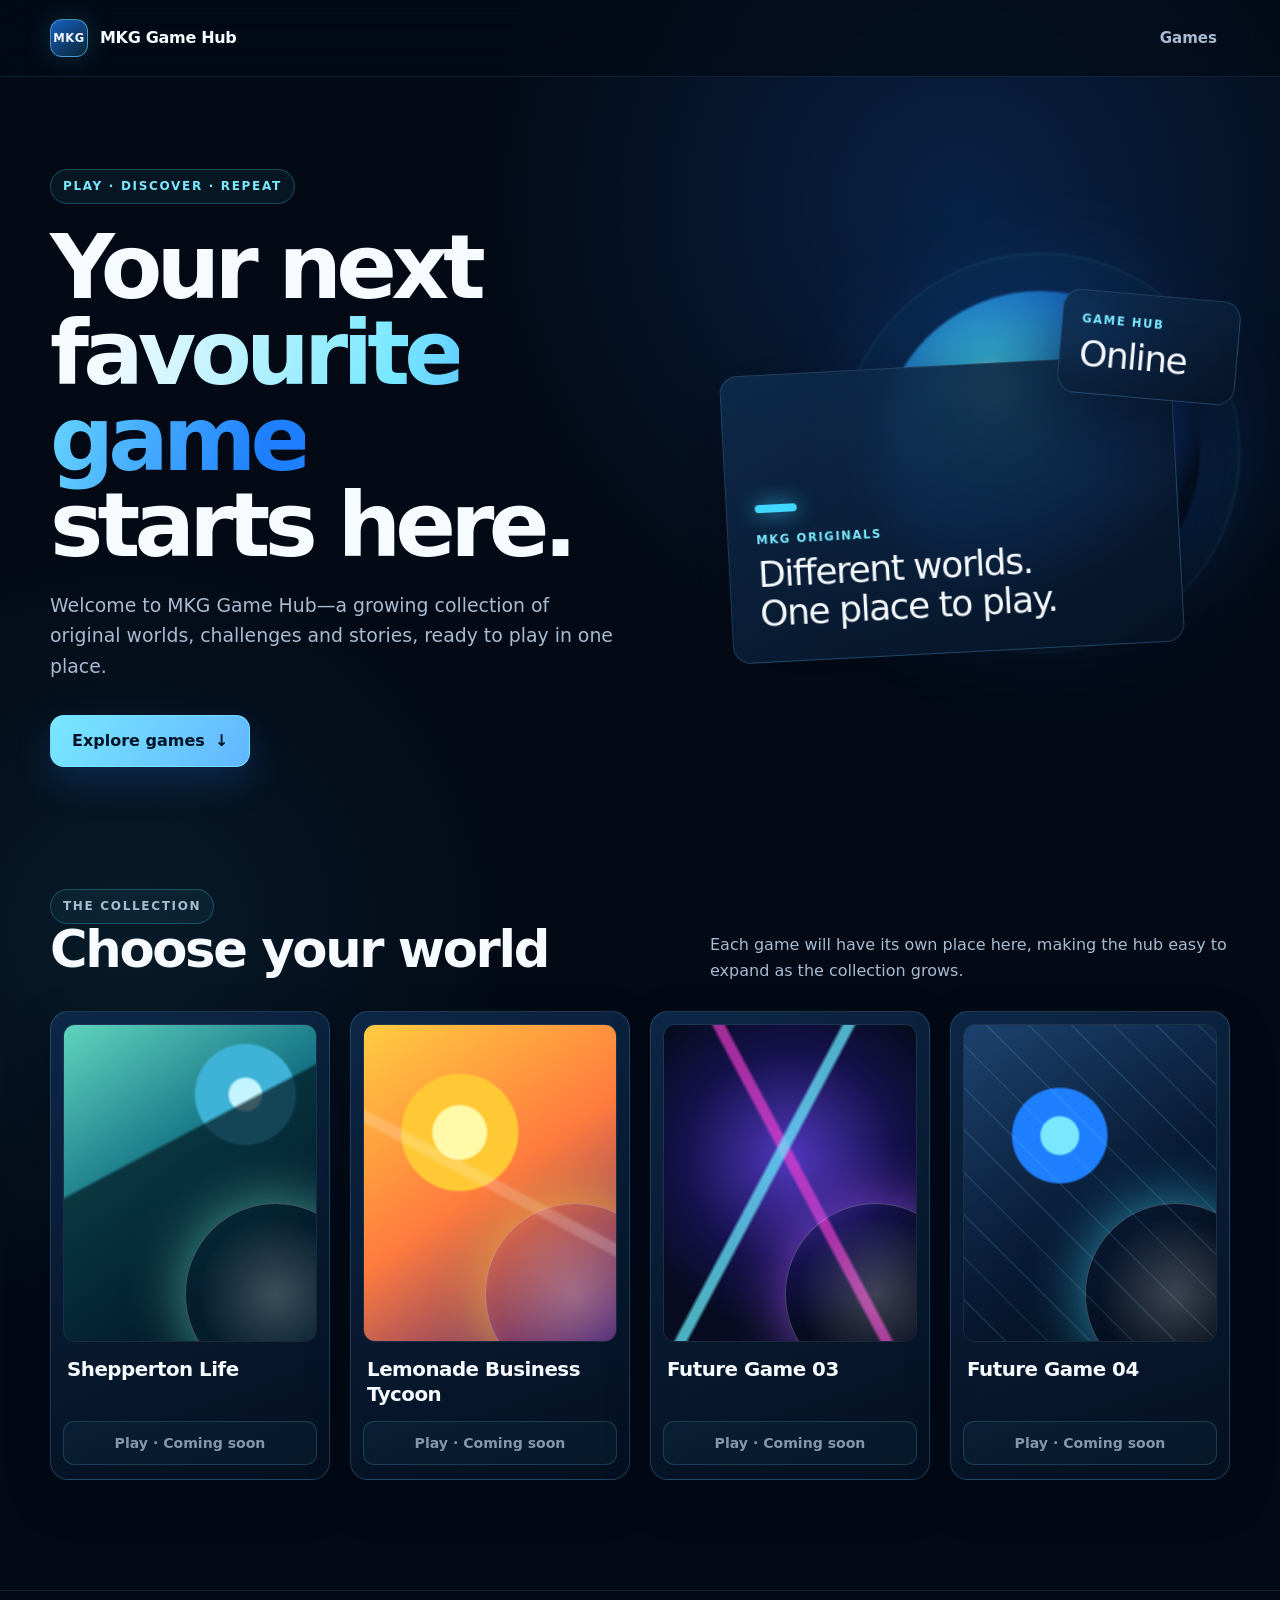
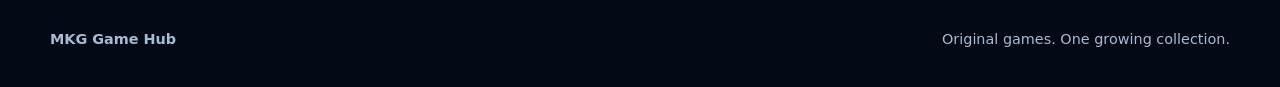
<file: index.html>
<!doctype html>
<html lang="en-GB">
  <head>
    <meta charset="utf-8">
    <meta name="viewport" content="width=device-width, initial-scale=1">
    <meta name="description" content="MKG Game Hub — a growing collection of original games, all in one place.">
    <meta name="theme-color" content="#061225">
    <title>MKG Game Hub</title>

    <style>
      :root {
        color-scheme: dark;
        --navy-950: #030a16;
        --navy-900: #061225;
        --navy-850: #091a31;
        --navy-800: #0b213d;
        --blue-500: #1f80ff;
        --cyan-400: #40d8ff;
        --cyan-300: #79e8ff;
        --white: #f7fbff;
        --muted: #a8bbd2;
        --line: rgba(123, 206, 255, 0.2);
        --panel: rgba(10, 31, 57, 0.72);
        --shadow: 0 26px 70px rgba(0, 7, 18, 0.48);
        --radius-lg: 28px;
        --radius-md: 18px;
        --page-width: 1180px;
      }

      *,
      *::before,
      *::after {
        box-sizing: border-box;
      }

      html {
        scroll-behavior: smooth;
      }

      body {
        min-width: 320px;
        margin: 0;
        overflow-x: clip;
        color: var(--white);
        background:
          radial-gradient(circle at 75% 12%, rgba(31, 128, 255, 0.2), transparent 30rem),
          radial-gradient(circle at 10% 55%, rgba(64, 216, 255, 0.08), transparent 24rem),
          var(--navy-950);
        font-family: Inter, ui-sans-serif, system-ui, -apple-system, BlinkMacSystemFont, "Segoe UI", sans-serif;
        line-height: 1.6;
      }

      a {
        color: inherit;
      }

      .skip-link {
        position: fixed;
        top: 12px;
        left: 12px;
        z-index: 100;
        padding: 10px 14px;
        border-radius: 10px;
        background: var(--white);
        color: var(--navy-950);
        transform: translateY(-160%);
      }

      .skip-link:focus {
        transform: translateY(0);
      }

      .site-header {
        position: relative;
        z-index: 10;
        padding-top: env(safe-area-inset-top);
        border-bottom: 1px solid rgba(123, 206, 255, 0.12);
        background: rgba(3, 10, 22, 0.7);
        backdrop-filter: blur(18px);
      }

      .nav,
      .hero,
      .games,
      .footer-inner {
        width: min(calc(100% - 40px), var(--page-width));
        margin-inline: auto;
      }

      .nav {
        min-height: 76px;
        display: flex;
        align-items: center;
        justify-content: space-between;
        gap: 24px;
      }

      .brand {
        display: inline-flex;
        align-items: center;
        gap: 12px;
        color: var(--white);
        text-decoration: none;
        font-weight: 780;
        letter-spacing: -0.02em;
      }

      .brand-mark {
        position: relative;
        width: 38px;
        height: 38px;
        display: grid;
        place-items: center;
        border: 1px solid rgba(121, 232, 255, 0.5);
        border-radius: 12px;
        background: linear-gradient(145deg, rgba(31, 128, 255, 0.75), rgba(64, 216, 255, 0.13));
        box-shadow: 0 0 28px rgba(64, 216, 255, 0.18);
        font-size: 0.72rem;
        letter-spacing: 0.05em;
      }

      .nav-link {
        padding: 9px 13px;
        border-radius: 10px;
        color: var(--muted);
        text-decoration: none;
        font-size: 0.94rem;
        font-weight: 650;
      }

      .nav-link:hover,
      .nav-link:focus-visible {
        color: var(--white);
        background: rgba(64, 216, 255, 0.08);
        outline: none;
      }

      .hero {
        position: relative;
        min-height: 650px;
        display: grid;
        grid-template-columns: minmax(0, 1.05fr) minmax(380px, 0.95fr);
        align-items: center;
        gap: clamp(44px, 7vw, 94px);
        padding-block: 92px 86px;
      }

      .eyebrow {
        width: fit-content;
        margin: 0 0 20px;
        padding: 7px 12px;
        border: 1px solid rgba(64, 216, 255, 0.26);
        border-radius: 999px;
        color: var(--cyan-300);
        background: rgba(64, 216, 255, 0.06);
        font-size: 0.75rem;
        font-weight: 800;
        letter-spacing: 0.14em;
        text-transform: uppercase;
      }

      h1,
      h2,
      p {
        margin-top: 0;
      }

      h1 {
        max-width: 720px;
        margin-bottom: 22px;
        font-size: clamp(3.1rem, 7vw, 6.4rem);
        line-height: 0.96;
        letter-spacing: -0.065em;
        text-wrap: balance;
      }

      .gradient-text {
        color: transparent;
        background: linear-gradient(105deg, var(--white) 8%, var(--cyan-300) 52%, var(--blue-500) 92%);
        background-clip: text;
        -webkit-background-clip: text;
      }

      .intro {
        max-width: 600px;
        margin-bottom: 34px;
        color: var(--muted);
        font-size: clamp(1rem, 2vw, 1.18rem);
      }

      .primary-button {
        display: inline-flex;
        min-height: 52px;
        align-items: center;
        justify-content: center;
        gap: 10px;
        padding: 0 21px;
        border: 1px solid rgba(121, 232, 255, 0.7);
        border-radius: 14px;
        color: #001326;
        background: linear-gradient(120deg, var(--cyan-300), #62b6ff);
        box-shadow: 0 16px 36px rgba(31, 128, 255, 0.2);
        text-decoration: none;
        font-weight: 800;
        transition: transform 180ms ease, box-shadow 180ms ease;
      }

      .primary-button:hover {
        transform: translateY(-2px);
        box-shadow: 0 18px 42px rgba(64, 216, 255, 0.28);
      }

      .primary-button:focus-visible {
        outline: 3px solid var(--white);
        outline-offset: 4px;
      }

      .hero-visual {
        position: relative;
        min-height: 430px;
        isolation: isolate;
      }

      .hero-visual::before,
      .hero-visual::after {
        content: "";
        position: absolute;
        border-radius: 50%;
        filter: blur(1px);
      }

      .hero-visual::before {
        width: 320px;
        height: 320px;
        top: 38px;
        right: 30px;
        z-index: -2;
        background: radial-gradient(circle at 35% 30%, #a5f5ff 0 4%, var(--cyan-400) 10%, #176de8 45%, rgba(6, 18, 37, 0) 72%);
        opacity: 0.74;
        box-shadow: 0 0 120px rgba(31, 128, 255, 0.42);
      }

      .hero-visual::after {
        width: 400px;
        height: 400px;
        top: 0;
        right: -10px;
        z-index: -3;
        border: 1px solid rgba(121, 232, 255, 0.18);
        box-shadow: inset 0 0 65px rgba(64, 216, 255, 0.06);
      }

      .visual-panel {
        position: absolute;
        border: 1px solid var(--line);
        border-radius: var(--radius-md);
        background: linear-gradient(150deg, rgba(14, 43, 77, 0.88), rgba(5, 17, 34, 0.84));
        box-shadow: var(--shadow);
        backdrop-filter: blur(16px);
      }

      .visual-panel--main {
        inset: 112px 52px 30px 14px;
        display: flex;
        flex-direction: column;
        justify-content: flex-end;
        padding: 28px;
        transform: rotate(-3deg);
      }

      .visual-panel--small {
        top: 42px;
        right: -8px;
        width: 178px;
        padding: 19px;
        transform: rotate(5deg);
      }

      .panel-label {
        margin-bottom: 7px;
        color: var(--cyan-300);
        font-size: 0.72rem;
        font-weight: 800;
        letter-spacing: 0.14em;
        text-transform: uppercase;
      }

      .panel-title {
        margin: 0;
        font-size: clamp(1.45rem, 3vw, 2.25rem);
        line-height: 1.08;
        letter-spacing: -0.04em;
      }

      .signal {
        width: 42px;
        height: 8px;
        margin-bottom: 18px;
        border-radius: 999px;
        background: var(--cyan-400);
        box-shadow: 0 0 20px rgba(64, 216, 255, 0.8);
      }

      .games {
        padding-block: 36px 110px;
      }

      .section-heading {
        display: flex;
        align-items: end;
        justify-content: space-between;
        gap: 28px;
        margin-bottom: 28px;
      }

      .section-heading h2 {
        margin-bottom: 8px;
        font-size: clamp(2rem, 4vw, 3.2rem);
        line-height: 1;
        letter-spacing: -0.045em;
        text-wrap: balance;
      }

      .section-heading p {
        max-width: 520px;
        margin-bottom: 0;
        color: var(--muted);
      }

      .game-grid {
        display: grid;
        grid-template-columns: repeat(4, minmax(0, 1fr));
        gap: 20px;
      }

      .game-card {
        min-width: 0;
        padding: 12px 12px 14px;
        border: 1px solid var(--line);
        border-radius: var(--radius-md);
        background: linear-gradient(160deg, rgba(14, 43, 77, 0.86), rgba(5, 17, 34, 0.92));
        box-shadow: 0 18px 44px rgba(0, 7, 18, 0.28);
        transition: transform 180ms ease, border-color 180ms ease, box-shadow 180ms ease;
      }

      .game-cover {
        position: relative;
        aspect-ratio: 4 / 5;
        overflow: hidden;
        border: 1px solid rgba(255, 255, 255, 0.08);
        border-radius: 12px;
        isolation: isolate;
      }

      .game-cover::before,
      .game-cover::after {
        content: "";
        position: absolute;
        pointer-events: none;
      }

      .game-cover::before {
        inset: 0;
        z-index: -2;
        background: var(--cover-background);
      }

      .game-cover::after {
        width: 72%;
        aspect-ratio: 1;
        right: -20%;
        bottom: -14%;
        z-index: -1;
        border: 1px solid rgba(255, 255, 255, 0.24);
        border-radius: 50%;
        background: radial-gradient(circle, rgba(255, 255, 255, 0.22), transparent 62%);
        box-shadow: 0 0 60px var(--cover-glow);
      }

      .cover-village {
        --cover-background:
          linear-gradient(152deg, transparent 38%, rgba(2, 23, 32, 0.7) 39%),
          radial-gradient(circle at 72% 22%, #c4f4ff 0 5%, #3fb3d7 6% 16%, transparent 17%),
          linear-gradient(145deg, #5fd4be, #126f83 45%, #092a4b 76%);
        --cover-glow: rgba(95, 212, 190, 0.7);
      }

      .cover-lemonade {
        --cover-background:
          linear-gradient(28deg, transparent 48%, rgba(255, 255, 255, 0.18) 49% 51%, transparent 52%),
          radial-gradient(circle at 38% 34%, #fff9a8 0 10%, #ffc935 11% 22%, transparent 23%),
          linear-gradient(145deg, #ffcc40, #ff7b3e 50%, #4d2777);
        --cover-glow: rgba(255, 201, 53, 0.72);
      }

      .cover-neon {
        --cover-background:
          linear-gradient(118deg, transparent 42%, rgba(104, 239, 255, 0.72) 43% 45%, transparent 46%),
          linear-gradient(62deg, transparent 51%, rgba(255, 64, 214, 0.62) 52% 54%, transparent 55%),
          radial-gradient(circle at 50% 42%, #5138be, #15114c 48%, #070c20 78%);
        --cover-glow: rgba(164, 86, 255, 0.72);
      }

      .cover-forge {
        --cover-background:
          repeating-linear-gradient(45deg, transparent 0 28px, rgba(121, 232, 255, 0.12) 29px 30px),
          radial-gradient(circle at 38% 35%, #79e8ff 0 7%, #1f80ff 8% 18%, transparent 19%),
          linear-gradient(145deg, #1d426e, #081a34 56%, #030a16);
        --cover-glow: rgba(64, 216, 255, 0.64);
      }

      .game-title {
        min-height: 2.65em;
        margin: 15px 4px 12px;
        font-size: clamp(1rem, 1.7vw, 1.24rem);
        line-height: 1.3;
        letter-spacing: -0.025em;
        overflow-wrap: anywhere;
      }

      .play-button {
        width: 100%;
        min-height: 44px;
        display: inline-flex;
        align-items: center;
        justify-content: center;
        padding: 0 14px;
        border: 1px solid rgba(121, 232, 255, 0.22);
        border-radius: 11px;
        color: var(--muted);
        background: rgba(64, 216, 255, 0.055);
        font: inherit;
        font-size: 0.88rem;
        font-weight: 760;
      }

      .play-button:not(:disabled) {
        cursor: pointer;
        color: #001326;
        background: linear-gradient(120deg, var(--cyan-300), #62b6ff);
        text-decoration: none;
      }

      .play-button:focus-visible,
      .nav-link:focus-visible,
      .brand:focus-visible {
        outline: 3px solid var(--cyan-300);
        outline-offset: 3px;
      }

      .play-button:disabled {
        cursor: not-allowed;
        opacity: 0.78;
      }

      .site-footer {
        padding-bottom: env(safe-area-inset-bottom);
        border-top: 1px solid rgba(123, 206, 255, 0.12);
        background: rgba(3, 10, 22, 0.72);
      }

      .footer-inner {
        min-height: 96px;
        display: flex;
        align-items: center;
        justify-content: space-between;
        gap: 24px;
        color: var(--muted);
        font-size: 0.9rem;
      }

      .footer-inner p {
        margin: 0;
      }

      @media (hover: hover) and (pointer: fine) {
        .game-card:hover {
          transform: translateY(-5px);
          border-color: rgba(121, 232, 255, 0.42);
          box-shadow: 0 24px 54px rgba(0, 7, 18, 0.42);
        }
      }

      @media (max-width: 1080px) and (min-width: 841px) {
        .hero {
          grid-template-columns: minmax(0, 1fr) minmax(340px, 0.78fr);
          gap: 42px;
        }

        .game-grid {
          grid-template-columns: repeat(2, minmax(0, 1fr));
        }

        .game-cover {
          aspect-ratio: 16 / 10;
        }
      }

      @media (max-width: 840px) {
        .hero {
          grid-template-columns: 1fr;
          gap: 26px;
          padding-block: 72px 60px;
        }

        .hero-visual {
          width: min(100%, 540px);
          min-height: 360px;
          margin-inline: auto;
        }

        .visual-panel--main {
          inset: 92px 44px 24px 10px;
        }

        .section-heading {
          align-items: start;
          flex-direction: column;
          gap: 4px;
        }

        .game-grid {
          grid-template-columns: repeat(2, minmax(0, 1fr));
        }
      }

      @media (max-width: 520px) {
        .nav,
        .hero,
        .games,
        .footer-inner {
          width: min(calc(100% - 28px), var(--page-width));
        }

        .nav {
          min-height: 68px;
        }

        .brand-name {
          font-size: 0.9rem;
        }

        .nav-link {
          min-height: 44px;
          display: inline-flex;
          align-items: center;
        }

        .hero {
          min-height: auto;
          padding-block: 56px 48px;
        }

        h1 {
          font-size: clamp(2.85rem, 15vw, 4.5rem);
        }

        .primary-button {
          width: 100%;
        }

        .hero-visual {
          min-height: 312px;
        }

        .hero-visual::before {
          width: 235px;
          height: 235px;
          right: 14px;
        }

        .hero-visual::after {
          width: 285px;
          height: 285px;
          right: 0;
        }

        .visual-panel--main {
          inset: 84px 34px 16px 0;
          padding: 21px;
        }

        .visual-panel--small {
          top: 36px;
          right: 0;
          width: 145px;
          padding: 15px;
        }

        .games {
          padding-bottom: 76px;
        }

        .game-grid {
          grid-template-columns: 1fr;
          gap: 18px;
        }

        .game-card {
          padding: 10px 10px 12px;
        }

        .game-cover {
          aspect-ratio: 16 / 10;
        }

        .game-title {
          min-height: auto;
          margin: 13px 3px 11px;
          font-size: 1.08rem;
        }

        .footer-inner {
          padding-block: 24px;
          align-items: flex-start;
          flex-direction: column;
          gap: 6px;
        }
      }

      @media (prefers-reduced-motion: reduce) {
        html {
          scroll-behavior: auto;
        }

        *,
        *::before,
        *::after {
          transition: none !important;
        }
      }

      @media (prefers-contrast: more) {
        :root {
          --muted: #d3e3f3;
          --line: rgba(121, 232, 255, 0.48);
        }

        .play-button:disabled {
          opacity: 1;
        }
      }
    </style>
  </head>

  <body>
    <a class="skip-link" href="#main-content">Skip to content</a>

    <header class="site-header">
      <nav class="nav" aria-label="Main navigation">
        <a class="brand" href="./" aria-label="MKG Game Hub home">
          <span class="brand-mark" aria-hidden="true">MKG</span>
          <span class="brand-name">MKG Game Hub</span>
        </a>
        <a class="nav-link" href="#games">Games</a>
      </nav>
    </header>

    <main id="main-content">
      <section class="hero" aria-labelledby="hero-title">
        <div class="hero-copy">
          <p class="eyebrow">Play · Discover · Repeat</p>
          <h1 id="hero-title">Your next <span class="gradient-text">favourite game</span> starts here.</h1>
          <p class="intro">
            Welcome to MKG Game Hub—a growing collection of original worlds, challenges and stories, ready to play in one place.
          </p>
          <a class="primary-button" href="#games">
            Explore games
            <span aria-hidden="true">↓</span>
          </a>
        </div>

        <div class="hero-visual" aria-label="Abstract glowing gaming studio artwork">
          <div class="visual-panel visual-panel--main">
            <div class="signal" aria-hidden="true"></div>
            <p class="panel-label">MKG Originals</p>
            <p class="panel-title">Different worlds.<br>One place to play.</p>
          </div>
          <div class="visual-panel visual-panel--small" aria-hidden="true">
            <p class="panel-label">Game Hub</p>
            <p class="panel-title">Online</p>
          </div>
        </div>
      </section>

      <section class="games" id="games" aria-labelledby="games-title">
        <div class="section-heading">
          <div>
            <p class="eyebrow">The collection</p>
            <h2 id="games-title">Choose your world</h2>
          </div>
          <p>Each game will have its own place here, making the hub easy to expand as the collection grows.</p>
        </div>

        <div class="game-grid" id="game-grid" aria-label="Game collection"></div>
      </section>
    </main>

    <footer class="site-footer">
      <div class="footer-inner">
        <p><strong>MKG Game Hub</strong></p>
        <p>Original games. One growing collection.</p>
      </div>
    </footer>

    <script>
      const games = [
        { title: "Shepperton Life", folder: "shepperton-life", cover: "village", available: false },
        { title: "Lemonade Business Tycoon", folder: "lemonade-business", cover: "lemonade", available: false },
        { title: "Future Game 03", folder: "future-game-03", cover: "neon", available: false },
        { title: "Future Game 04", folder: "future-game-04", cover: "forge", available: false }
      ];

      const gameGrid = document.querySelector("#game-grid");

      games.forEach((game) => {
        const card = document.createElement("article");
        card.className = "game-card";

        const cover = document.createElement("div");
        cover.className = `game-cover cover-${game.cover}`;
        cover.setAttribute("role", "img");
        cover.setAttribute("aria-label", `${game.title} cover image`);

        const title = document.createElement("h3");
        title.className = "game-title";
        title.textContent = game.title;

        const playControl = document.createElement(game.available ? "a" : "button");
        playControl.className = "play-button";

        if (game.available) {
          playControl.href = `./${game.folder}/`;
          playControl.textContent = "Play";
          playControl.setAttribute("aria-label", `Play ${game.title}`);
        } else {
          playControl.type = "button";
          playControl.disabled = true;
          playControl.textContent = "Play · Coming soon";
          playControl.setAttribute("aria-label", `${game.title} — coming soon`);
        }

        card.append(cover, title, playControl);
        gameGrid.append(card);
      });
    </script>
  </body>
</html>
</file>
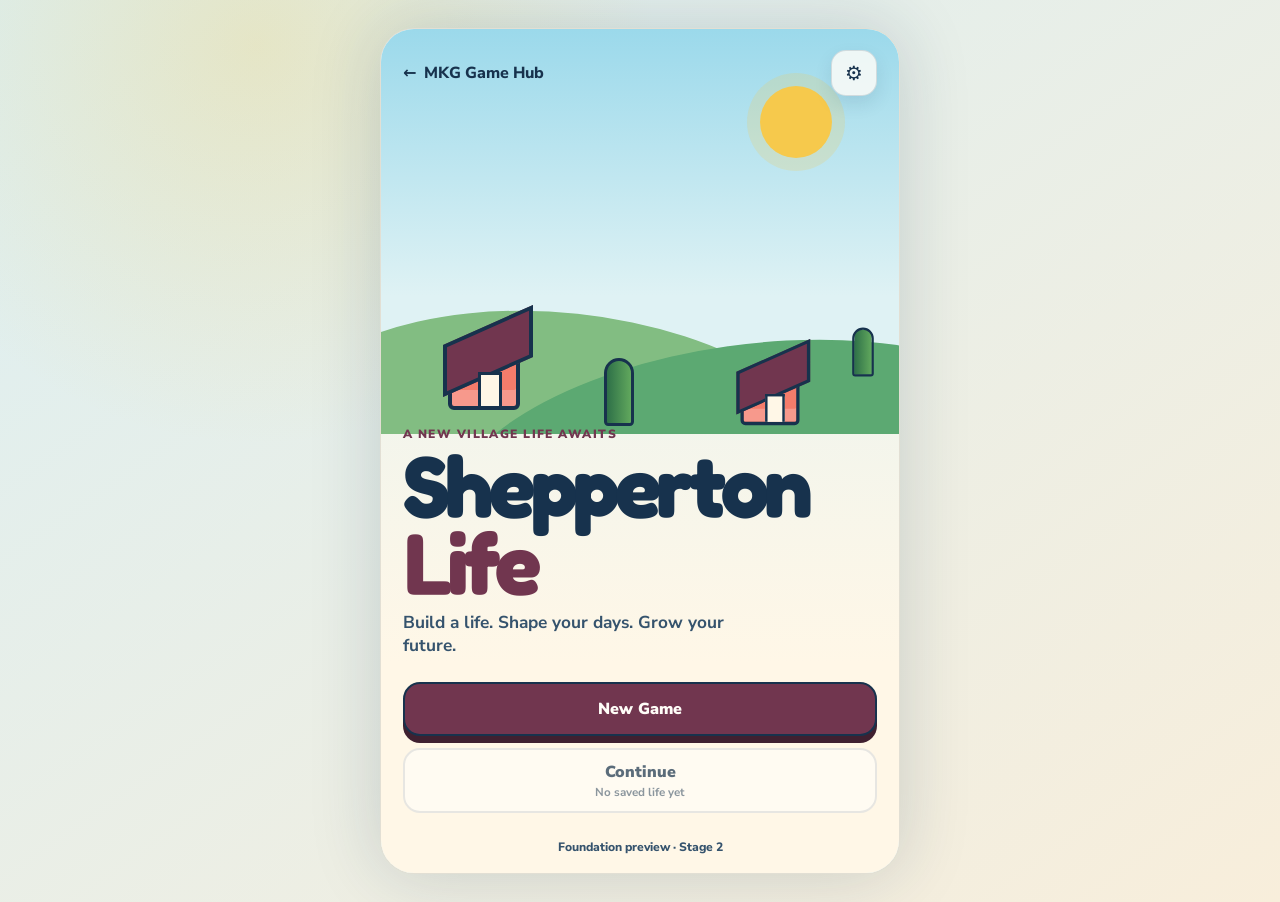
<file: shepperton-life/index.html>
<!doctype html>
<html lang="en-GB">
  <head>
    <meta charset="utf-8">
    <meta name="viewport" content="width=device-width, initial-scale=1, viewport-fit=cover">
    <meta name="theme-color" content="#17324d">
    <meta name="description" content="Shepperton Life — build a life, shape your days and grow your future.">
    <title>Shepperton Life</title>
    <link rel="manifest" href="./manifest.webmanifest">
    <link rel="icon" href="./assets/icon.svg" type="image/svg+xml">
    <link rel="preconnect" href="https://fonts.googleapis.com">
    <link rel="preconnect" href="https://fonts.gstatic.com" crossorigin>
    <link href="https://fonts.googleapis.com/css2?family=Fredoka:wght@500;600;700&family=Nunito+Sans:wght@400;600;700;800&display=swap" rel="stylesheet">
    <link rel="stylesheet" href="./styles.css">
    <script src="./app.js" defer></script>
  </head>

  <body>
    <a class="skip-link" href="#app">Skip to game</a>

    <main class="app" id="app">
      <section class="screen screen--title is-active" data-screen="title" aria-labelledby="game-title">
        <div class="title-scene" aria-hidden="true">
          <span class="sun"></span>
          <span class="hill hill--far"></span>
          <span class="hill hill--near"></span>
          <span class="house house--one"></span>
          <span class="house house--two"></span>
          <span class="tree tree--one"></span>
          <span class="tree tree--two"></span>
        </div>

        <header class="title-header">
          <a class="hub-link" href="../" aria-label="Return to MKG Game Hub">
            <span aria-hidden="true">←</span>
            MKG Game Hub
          </a>
          <button class="icon-button" type="button" data-open-settings aria-label="Open settings">⚙</button>
        </header>

        <div class="title-content">
          <p class="eyebrow">A new village life awaits</p>
          <h1 id="game-title">Shepperton <span>Life</span></h1>
          <p class="tagline">Build a life. Shape your days. Grow your future.</p>

          <div class="title-actions" aria-label="Main menu">
            <button class="button button--primary" type="button" data-go="new-game">New Game</button>
            <button class="button button--secondary" type="button" data-go="continue" data-continue-button disabled>
              Continue
              <small>No saved life yet</small>
            </button>
          </div>
        </div>

        <p class="stage-label">Foundation preview · Stage 2</p>
      </section>

      <section class="screen screen--panel" data-screen="new-game" aria-labelledby="new-game-title" hidden>
        <header class="panel-header">
          <button class="back-button" type="button" data-go="title" aria-label="Back to title screen">←</button>
          <div>
            <p class="eyebrow">New beginning</p>
            <h2 id="new-game-title">Your new life</h2>
          </div>
          <button class="icon-button" type="button" data-open-settings aria-label="Open settings">⚙</button>
        </header>

        <div class="panel-scroll">
          <article class="character-card">
            <div class="character-portrait" role="img" aria-label="Approved Shepperton Life protagonist with auburn hair and mustard jacket"></div>
            <div>
              <p class="card-label">Your protagonist</p>
              <h3>Calm Creative</h3>
              <p>Thoughtful, observant and ready to build a life in the village.</p>
            </div>
          </article>

          <label class="field">
            <span>What should the village call you?</span>
            <input id="player-name" name="playerName" type="text" maxlength="18" autocomplete="nickname" placeholder="Enter a name">
            <small>Up to 18 characters. You can change this later.</small>
          </label>

          <article class="start-card">
            <span class="start-card__icon" aria-hidden="true">⌂</span>
            <div>
              <p class="card-label">Starting home</p>
              <h3>Marlowe Mews</h3>
              <p>A cosy rented flat, £60 in your pocket and a full day ahead.</p>
            </div>
          </article>
        </div>

        <footer class="sticky-action">
          <button class="button button--primary" type="button" data-start-preview>Begin Day 1</button>
        </footer>
      </section>

      <section class="screen screen--panel" data-screen="continue" aria-labelledby="continue-title" hidden>
        <header class="panel-header">
          <button class="back-button" type="button" data-go="title" aria-label="Back to title screen">←</button>
          <div>
            <p class="eyebrow">Welcome back</p>
            <h2 id="continue-title">Continue</h2>
          </div>
          <span aria-hidden="true"></span>
        </header>
        <div class="empty-state">
          <span class="empty-state__icon" aria-hidden="true">☀</span>
          <h3>No saved life yet</h3>
          <p>Your automatic save will appear here after the playable village is added.</p>
          <button class="button button--primary" type="button" data-go="new-game">Start a New Game</button>
        </div>
      </section>

      <section class="screen screen--game" data-screen="game-preview" aria-labelledby="preview-title" hidden>
        <header class="hud">
          <div>
            <span>Day 1</span>
            <strong>08:00</strong>
          </div>
          <div class="energy" aria-label="Energy 100 out of 100">
            <span>Energy</span>
            <progress max="100" value="100">100%</progress>
          </div>
          <div class="money">
            <span>Money</span>
            <strong>£60.00</strong>
          </div>
          <button class="icon-button icon-button--hud" type="button" data-go="title" aria-label="Return to title screen">Ⅱ</button>
        </header>

        <div class="foundation-world">
          <span class="world-road world-road--horizontal"></span>
          <span class="world-road world-road--vertical"></span>
          <article class="location-card">
            <span class="location-card__icon" aria-hidden="true">⌂</span>
            <p class="card-label">Starting home</p>
            <h2 id="preview-title">Marlowe Mews</h2>
            <p>The village foundation is ready. Touch movement and the full compact map arrive in Stage 3.</p>
          </article>
        </div>

        <div class="objective-chip" aria-label="Current objective">
          <span>First Steps</span>
          <strong>Leave Marlowe Mews</strong>
        </div>
      </section>
    </main>

    <dialog class="settings" id="settings-dialog" aria-labelledby="settings-title">
      <form method="dialog">
        <header class="settings__header">
          <div>
            <p class="eyebrow">Comfort and access</p>
            <h2 id="settings-title">Settings</h2>
          </div>
          <button class="icon-button" value="cancel" aria-label="Close settings">×</button>
        </header>

        <label class="setting-row">
          <span><strong>Large text</strong><small>Increase interface text size</small></span>
          <input type="checkbox" data-setting="largeText">
        </label>
        <label class="setting-row">
          <span><strong>High contrast</strong><small>Strengthen borders and labels</small></span>
          <input type="checkbox" data-setting="highContrast">
        </label>
        <label class="setting-row">
          <span><strong>Reduced motion</strong><small>Limit decorative movement</small></span>
          <input type="checkbox" data-setting="reducedMotion">
        </label>

        <button class="button button--primary" value="confirm">Done</button>
      </form>
    </dialog>

    <div class="toast" role="status" aria-live="polite" aria-atomic="true"></div>
  </body>
</html>
</file>
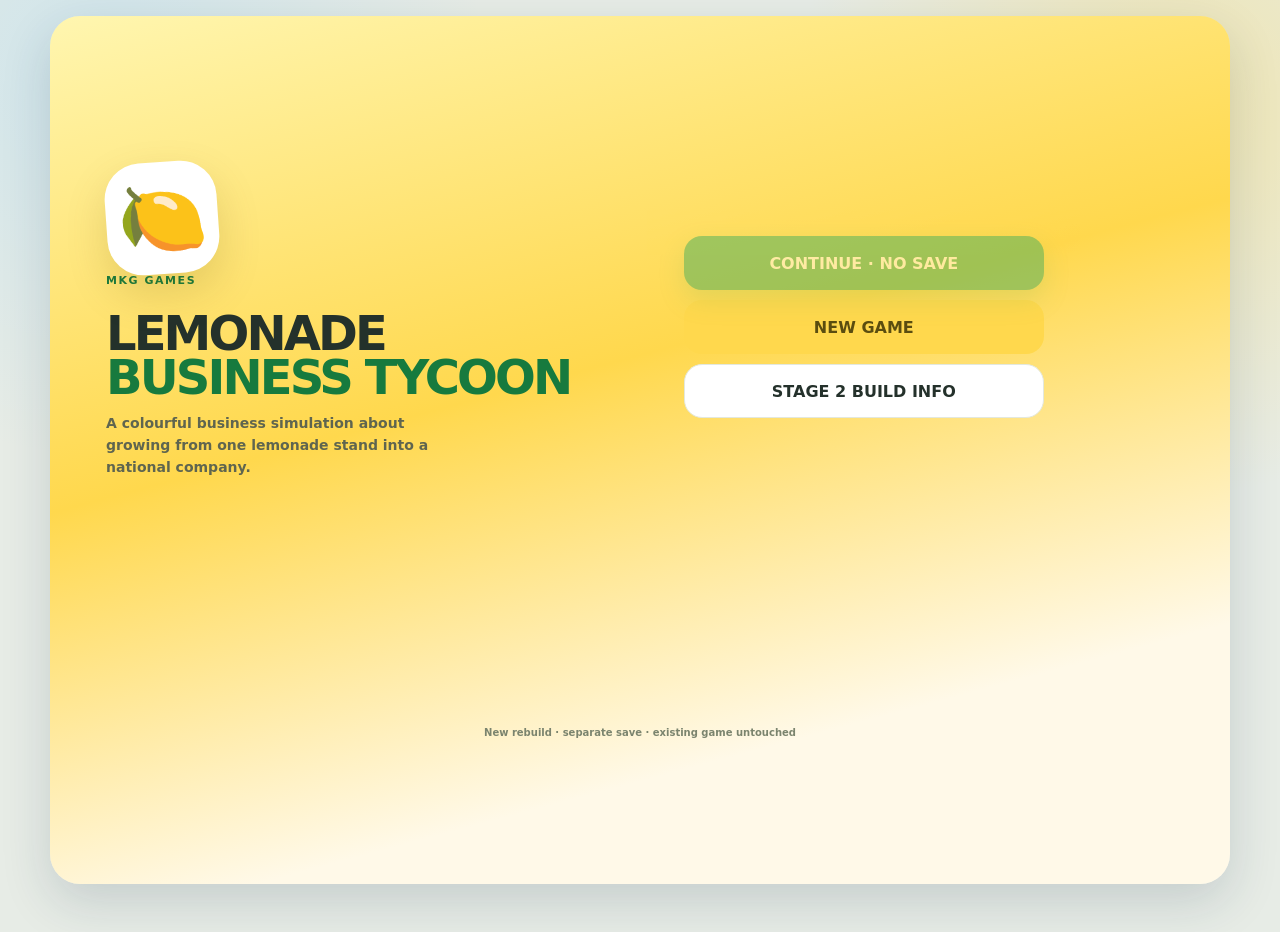
<file: games/lemonade-business-tycoon/index.html>
<!doctype html>
<html lang="en-GB">
<head>
  <meta charset="utf-8">
  <meta name="viewport" content="width=device-width, initial-scale=1, viewport-fit=cover">
  <meta name="theme-color" content="#FFD84D">
  <meta name="color-scheme" content="light">
  <meta name="description" content="Lemonade Business Tycoon — build one lemonade stand into a nationwide company.">
  <title>Lemonade Business Tycoon</title>
  <link rel="stylesheet" href="styles.css">
</head>
<body>
  <a class="skip-link" href="#app">Skip to game</a>
  <div id="app" aria-live="polite"></div>
  <div id="toast-root" aria-live="assertive" aria-atomic="true"></div>
  <script type="module" src="js/app.js"></script>
</body>
</html>
</file>
<file: shepperton-life/styles.css>
:root {
  color-scheme: light;
  --ink: #17324d;
  --ink-soft: #35536d;
  --blue: #4a90d9;
  --leaf: #55a66b;
  --sun: #f6c94c;
  --coral: #f47c6b;
  --cream: #fff7e7;
  --sky: #dff2f4;
  --plum: #71364f;
  --mustard: #d99b2b;
  --forest: #315f43;
  --white: #fffdf8;
  --line: rgba(23, 50, 77, 0.14);
  --shadow: 0 24px 60px rgba(23, 50, 77, 0.18);
  --radius-lg: 28px;
  --radius-md: 20px;
  --safe-top: max(18px, env(safe-area-inset-top));
  --safe-bottom: max(18px, env(safe-area-inset-bottom));
  font-family: "Nunito Sans", ui-rounded, system-ui, -apple-system, BlinkMacSystemFont, "Segoe UI", sans-serif;
  color: var(--ink);
  background: #dbecef;
}

* {
  box-sizing: border-box;
}

html,
body {
  min-width: 320px;
  min-height: 100%;
  margin: 0;
}

body {
  background:
    radial-gradient(circle at 20% 5%, rgba(246, 201, 76, 0.25), transparent 25rem),
    linear-gradient(145deg, #dceff2, #f8eedb);
}

button,
input {
  font: inherit;
}

button {
  -webkit-tap-highlight-color: transparent;
}

.skip-link {
  position: fixed;
  top: 10px;
  left: 10px;
  z-index: 100;
  padding: 10px 14px;
  border-radius: 12px;
  color: var(--white);
  background: var(--ink);
  transform: translateY(-160%);
}

.skip-link:focus {
  transform: translateY(0);
}

.app {
  width: min(100%, 520px);
  min-height: 100svh;
  margin-inline: auto;
  overflow: hidden;
  background: var(--cream);
  box-shadow: 0 0 70px rgba(23, 50, 77, 0.18);
}

.screen {
  position: relative;
  min-height: 100svh;
  overflow: hidden;
}

.screen[hidden] {
  display: none;
}

.screen--title {
  display: flex;
  flex-direction: column;
  isolation: isolate;
  padding: var(--safe-top) 22px var(--safe-bottom);
  background:
    linear-gradient(180deg, rgba(223, 242, 244, 0.16), var(--cream) 75%),
    var(--sky);
}

.title-scene {
  position: absolute;
  inset: 0 0 auto;
  z-index: -1;
  height: 48%;
  overflow: hidden;
  background: linear-gradient(#9bd9eb, #dff2f4 66%);
}

.sun {
  position: absolute;
  top: 14%;
  right: 13%;
  width: 72px;
  aspect-ratio: 1;
  border-radius: 50%;
  background: var(--sun);
  box-shadow: 0 0 0 13px rgba(246, 201, 76, 0.2);
}

.hill {
  position: absolute;
  bottom: -42%;
  border-radius: 50% 50% 0 0;
}

.hill--far {
  left: -20%;
  width: 110%;
  height: 72%;
  background: #82bd82;
  transform: rotate(6deg);
}

.hill--near {
  right: -28%;
  width: 115%;
  height: 64%;
  background: #5ca972;
  transform: rotate(-8deg);
}

.house,
.tree {
  position: absolute;
  bottom: 6%;
}

.house {
  width: 72px;
  height: 54px;
  border: 4px solid var(--ink);
  border-radius: 6px;
  background: var(--coral);
  box-shadow: inset 0 -16px rgba(255, 255, 255, 0.22);
}

.house::before {
  content: "";
  position: absolute;
  left: -9px;
  top: -35px;
  width: 82px;
  height: 44px;
  border: 4px solid var(--ink);
  background: var(--plum);
  transform: skewY(-24deg);
}

.house::after {
  content: "";
  position: absolute;
  left: 26px;
  bottom: 0;
  width: 18px;
  height: 31px;
  background: var(--cream);
  border: 3px solid var(--ink);
  border-bottom: 0;
}

.house--one {
  left: 13%;
}

.house--two {
  right: 18%;
  bottom: 1%;
  transform: scale(0.82);
}

.tree {
  width: 30px;
  height: 68px;
  border-radius: 18px 18px 5px 5px;
  background: linear-gradient(90deg, #2e7048, #61a85d);
  border: 3px solid var(--ink);
}

.tree--one {
  left: 43%;
  bottom: 2%;
}

.tree--two {
  right: 4%;
  bottom: 12%;
  transform: scale(0.72);
}

.title-header,
.panel-header,
.settings__header {
  display: flex;
  align-items: center;
  justify-content: space-between;
  gap: 16px;
}

.title-header {
  min-height: 52px;
}

.hub-link {
  display: inline-flex;
  min-height: 44px;
  align-items: center;
  gap: 8px;
  color: var(--ink);
  text-decoration: none;
  font-weight: 800;
}

.icon-button,
.back-button {
  width: 46px;
  min-width: 46px;
  height: 46px;
  border: 1px solid var(--line);
  border-radius: 15px;
  color: var(--ink);
  background: rgba(255, 253, 248, 0.82);
  box-shadow: 0 8px 18px rgba(23, 50, 77, 0.1);
  font-size: 1.25rem;
  font-weight: 800;
  cursor: pointer;
}

.title-content {
  margin-top: auto;
  padding: 28px 0 18px;
}

.eyebrow,
.card-label {
  margin: 0 0 5px;
  color: var(--plum);
  font-size: 0.75rem;
  font-weight: 900;
  letter-spacing: 0.12em;
  text-transform: uppercase;
}

h1,
h2,
h3,
p {
  margin-top: 0;
}

h1,
h2,
h3 {
  font-family: "Fredoka", ui-rounded, system-ui, sans-serif;
}

h1 {
  max-width: 430px;
  margin-bottom: 10px;
  font-size: clamp(3.4rem, 15vw, 5.4rem);
  line-height: 0.89;
  letter-spacing: -0.055em;
  text-wrap: balance;
}

h1 span {
  color: var(--plum);
}

h2 {
  margin-bottom: 0;
  font-size: clamp(1.9rem, 8vw, 2.6rem);
  line-height: 1;
}

h3 {
  margin-bottom: 5px;
  font-size: 1.22rem;
}

.tagline {
  max-width: 330px;
  margin-bottom: 25px;
  color: var(--ink-soft);
  font-size: 1.08rem;
  font-weight: 700;
}

.title-actions {
  display: grid;
  gap: 12px;
}

.button {
  width: 100%;
  min-height: 54px;
  padding: 11px 18px;
  border-radius: 17px;
  font-weight: 900;
  cursor: pointer;
}

.button--primary {
  border: 2px solid var(--ink);
  color: var(--white);
  background: var(--plum);
  box-shadow: 0 7px 0 #3f2030;
}

.button--secondary {
  border: 2px solid var(--line);
  color: var(--ink);
  background: var(--white);
}

.button small {
  display: block;
  margin-top: 1px;
  font-size: 0.72rem;
  font-weight: 700;
  opacity: 0.7;
}

.button:disabled {
  cursor: not-allowed;
  opacity: 0.7;
}

.button:active:not(:disabled) {
  transform: translateY(3px);
  box-shadow: 0 4px 0 #3f2030;
}

.stage-label {
  margin: 8px 0 0;
  color: var(--ink-soft);
  text-align: center;
  font-size: 0.76rem;
  font-weight: 800;
}

.screen--panel {
  display: flex;
  flex-direction: column;
  background:
    radial-gradient(circle at 90% 0, rgba(246, 201, 76, 0.2), transparent 15rem),
    var(--cream);
}

.panel-header {
  min-height: 94px;
  padding: var(--safe-top) 18px 12px;
}

.panel-scroll {
  display: grid;
  flex: 1;
  gap: 18px;
  overflow-y: auto;
  padding: 8px 20px 130px;
}

.character-card,
.start-card {
  display: grid;
  align-items: center;
  gap: 16px;
  padding: 16px;
  border: 1px solid var(--line);
  border-radius: var(--radius-md);
  background: var(--white);
  box-shadow: 0 14px 34px rgba(23, 50, 77, 0.1);
}

.character-card {
  grid-template-columns: 108px minmax(0, 1fr);
}

.character-card p,
.start-card p,
.location-card p {
  margin-bottom: 0;
  color: var(--ink-soft);
  font-size: 0.9rem;
}

.character-portrait {
  width: 108px;
  aspect-ratio: 0.9;
  border: 3px solid var(--mustard);
  border-radius: 25px;
  background: var(--sky) url("./assets/character-portrait.jpg") center 18% / cover no-repeat;
  box-shadow: inset 0 -16px 30px rgba(113, 54, 79, 0.12);
}

.field {
  display: grid;
  gap: 8px;
  font-weight: 900;
}

.field input {
  width: 100%;
  min-height: 54px;
  padding: 0 15px;
  border: 2px solid var(--line);
  border-radius: 16px;
  color: var(--ink);
  background: var(--white);
  outline: none;
}

.field input:focus {
  border-color: var(--plum);
  box-shadow: 0 0 0 4px rgba(113, 54, 79, 0.13);
}

.field small {
  color: var(--ink-soft);
  font-size: 0.74rem;
  font-weight: 700;
}

.start-card {
  grid-template-columns: 58px minmax(0, 1fr);
}

.start-card__icon,
.empty-state__icon,
.location-card__icon {
  display: grid;
  place-items: center;
  color: var(--white);
  background: var(--leaf);
}

.start-card__icon {
  width: 58px;
  aspect-ratio: 1;
  border-radius: 18px;
  font-size: 1.7rem;
}

.sticky-action {
  position: absolute;
  inset: auto 0 0;
  padding: 16px 20px var(--safe-bottom);
  border-top: 1px solid var(--line);
  background: rgba(255, 247, 231, 0.94);
  backdrop-filter: blur(14px);
}

.empty-state {
  display: grid;
  place-items: center;
  align-content: center;
  flex: 1;
  padding: 30px;
  text-align: center;
}

.empty-state__icon {
  width: 82px;
  aspect-ratio: 1;
  margin-bottom: 18px;
  border-radius: 26px;
  background: var(--mustard);
  font-size: 2rem;
}

.empty-state p {
  max-width: 320px;
  color: var(--ink-soft);
}

.empty-state .button {
  max-width: 320px;
  margin-top: 12px;
}

.screen--game {
  background: #91c47d;
}

.hud {
  position: relative;
  z-index: 2;
  display: grid;
  grid-template-columns: auto 1fr auto auto;
  align-items: center;
  gap: 10px;
  padding: var(--safe-top) 12px 12px;
  color: var(--white);
  background: rgba(23, 50, 77, 0.94);
  box-shadow: 0 8px 25px rgba(23, 50, 77, 0.25);
}

.hud span,
.energy span {
  display: block;
  font-size: 0.66rem;
  font-weight: 800;
  opacity: 0.76;
}

.hud strong {
  white-space: nowrap;
  font-family: "Fredoka", ui-rounded, sans-serif;
}

.energy progress {
  width: 100%;
  min-width: 64px;
  height: 10px;
  accent-color: var(--sun);
}

.icon-button--hud {
  width: 42px;
  min-width: 42px;
  height: 42px;
  color: var(--white);
  background: rgba(255, 255, 255, 0.12);
}

.foundation-world {
  position: absolute;
  inset: 84px 0 0;
  overflow: hidden;
  background:
    radial-gradient(circle at 18% 18%, #d4eeb3 0 6%, transparent 6.3%),
    radial-gradient(circle at 82% 77%, #78aa60 0 8%, transparent 8.3%),
    repeating-linear-gradient(45deg, rgba(255, 255, 255, 0.025) 0 2px, transparent 2px 8px),
    #91c47d;
}

.world-road {
  position: absolute;
  background: #7a8383;
  border: solid #e7dec9;
  box-shadow: inset 0 0 0 2px rgba(23, 50, 77, 0.1);
}

.world-road--horizontal {
  left: -5%;
  top: 52%;
  width: 110%;
  height: 94px;
  border-width: 10px 0;
}

.world-road--vertical {
  top: -5%;
  left: 65%;
  width: 90px;
  height: 110%;
  border-width: 0 10px;
}

.location-card {
  position: absolute;
  left: 7%;
  top: 14%;
  width: min(76%, 330px);
  padding: 20px;
  border: 3px solid var(--ink);
  border-radius: 24px;
  background: var(--cream);
  box-shadow: 0 12px 0 rgba(23, 50, 77, 0.18);
}

.location-card__icon {
  width: 54px;
  aspect-ratio: 1;
  margin-bottom: 14px;
  border-radius: 16px;
  font-size: 1.55rem;
}

.objective-chip {
  position: absolute;
  right: 14px;
  bottom: var(--safe-bottom);
  left: 14px;
  z-index: 2;
  padding: 13px 16px;
  border: 2px solid var(--ink);
  border-radius: 17px;
  color: var(--ink);
  background: var(--sun);
  box-shadow: 0 7px 0 rgba(23, 50, 77, 0.25);
}

.objective-chip span {
  display: block;
  font-size: 0.7rem;
  font-weight: 900;
  letter-spacing: 0.08em;
  text-transform: uppercase;
}

.settings {
  width: min(calc(100% - 28px), 480px);
  padding: 0;
  border: 0;
  border-radius: 26px;
  color: var(--ink);
  background: var(--cream);
  box-shadow: var(--shadow);
}

.settings::backdrop {
  background: rgba(23, 50, 77, 0.62);
  backdrop-filter: blur(6px);
}

.settings form {
  display: grid;
  gap: 14px;
  padding: 22px;
}

.setting-row {
  display: flex;
  min-height: 68px;
  align-items: center;
  justify-content: space-between;
  gap: 18px;
  padding: 12px 14px;
  border: 1px solid var(--line);
  border-radius: 17px;
  background: var(--white);
}

.setting-row strong,
.setting-row small {
  display: block;
}

.setting-row small {
  margin-top: 3px;
  color: var(--ink-soft);
}

.setting-row input {
  width: 24px;
  height: 24px;
  accent-color: var(--plum);
}

.toast {
  position: fixed;
  left: 50%;
  bottom: calc(var(--safe-bottom) + 20px);
  z-index: 200;
  width: max-content;
  max-width: calc(100% - 32px);
  padding: 11px 15px;
  border-radius: 14px;
  color: var(--white);
  background: var(--ink);
  box-shadow: var(--shadow);
  font-weight: 800;
  opacity: 0;
  pointer-events: none;
  transform: translate(-50%, 20px);
  transition: 180ms ease;
}

.toast.is-visible {
  opacity: 1;
  transform: translate(-50%, 0);
}

:focus-visible {
  outline: 3px solid var(--blue);
  outline-offset: 3px;
}

body.large-text {
  font-size: 118%;
}

body.high-contrast {
  --line: rgba(23, 50, 77, 0.52);
  --ink-soft: #17324d;
}

body.reduced-motion *,
body.reduced-motion *::before,
body.reduced-motion *::after {
  scroll-behavior: auto !important;
  transition: none !important;
  animation: none !important;
}

@media (min-width: 700px) {
  body {
    padding-block: 28px;
  }

  .app {
    min-height: min(900px, calc(100svh - 56px));
    border: 1px solid rgba(23, 50, 77, 0.12);
    border-radius: 34px;
  }

  .screen {
    min-height: min(900px, calc(100svh - 56px));
  }
}

@media (max-width: 360px) {
  .character-card {
    grid-template-columns: 88px minmax(0, 1fr);
  }

  .character-portrait {
    width: 88px;
  }

  .hud {
    gap: 6px;
  }

  .money span {
    display: none;
  }
}

@media (prefers-reduced-motion: reduce) {
  *,
  *::before,
  *::after {
    scroll-behavior: auto !important;
    transition: none !important;
    animation: none !important;
  }
}

@media (prefers-contrast: more) {
  :root {
    --line: rgba(23, 50, 77, 0.55);
    --ink-soft: #17324d;
  }
}
</file>
<file: games/lemonade-business-tycoon/styles.css>
:root{--lemon:#FFD84D;--leaf:#2EA85C;--leaf-dark:#177A3E;--orange:#FF9F43;--sky:#70C7FF;--navy:#18334A;--ink:#24312B;--muted:#6D7B73;--canvas:#FFF9E8;--surface:#fff;--line:#E3E8DE;--danger:#E95E57;--nav-h:74px;--shadow:0 18px 50px rgba(24,51,74,.16)}*{box-sizing:border-box}html{min-width:320px;background:#e7ece6}body{margin:0;min-height:100dvh;color:var(--ink);background:radial-gradient(circle at 8% 8%,rgba(112,199,255,.2),transparent 24rem),radial-gradient(circle at 92% 12%,rgba(255,216,77,.34),transparent 24rem),#e7ece6;font-family:Nunito,Inter,ui-rounded,system-ui,-apple-system,BlinkMacSystemFont,"Segoe UI",sans-serif;-webkit-tap-highlight-color:transparent}button,input{font:inherit}button{color:inherit}button:focus-visible,input:focus-visible,a:focus-visible{outline:3px solid var(--sky);outline-offset:3px}.skip-link{position:fixed;top:12px;left:12px;z-index:9999;padding:10px 14px;border-radius:12px;color:#fff;background:var(--navy);transform:translateY(-180%)}.skip-link:focus{transform:translateY(0)}#app{min-height:100dvh}#toast-root{position:fixed;top:max(14px,env(safe-area-inset-top));left:50%;z-index:5000;width:min(360px,calc(100% - 28px));transform:translateX(-50%);pointer-events:none}.toast{margin-bottom:8px;padding:12px 14px;border-radius:16px;color:#fff;background:var(--navy);box-shadow:var(--shadow);font-size:13px;font-weight:800}.toast.success{background:var(--leaf-dark)}.toast.warning{background:#885e11}.shell{width:min(100%,1180px);min-height:100dvh;margin:auto;background:var(--canvas);position:relative;overflow:hidden}.eyebrow{margin:0;color:var(--leaf-dark);font-size:11px;font-weight:900;letter-spacing:.14em;text-transform:uppercase}.muted{color:var(--muted);font-size:13px;line-height:1.5}.splash,.menu{display:flex;min-height:100dvh;flex-direction:column;align-items:center;text-align:center;padding:max(54px,calc(34px + env(safe-area-inset-top))) 24px max(28px,env(safe-area-inset-bottom));background:linear-gradient(165deg,#fff6b0 0%,var(--lemon) 42%,#fff9e8 78%)}.brand-mark{width:112px;height:112px;margin-top:auto;border-radius:36px;display:grid;place-items:center;background:#fff;box-shadow:0 18px 42px rgba(112,88,8,.18);font-size:72px;transform:rotate(-4deg)}.splash h1,.menu h1{margin:24px 0 10px;font-size:clamp(34px,10vw,48px);line-height:.92;letter-spacing:-.06em}.splash h1 span,.menu h1 span{color:var(--leaf-dark)}.splash>p:not(.eyebrow),.menu section>p:not(.eyebrow){max-width:340px;color:#5f654f;font-size:14px;line-height:1.55;font-weight:700}.splash small,.menu>small{margin-top:18px;color:#7b846e;font-size:10px;font-weight:800}.menu-actions{width:100%;max-width:360px;margin-top:auto;display:grid;gap:10px}.btn{min-height:54px;padding:13px 18px;border:0;border-radius:18px;display:inline-flex;align-items:center;justify-content:center;font-weight:900;cursor:pointer}.btn:disabled{opacity:.45;cursor:not-allowed}.btn.primary{color:#fff;background:var(--leaf);box-shadow:0 10px 24px rgba(46,168,92,.28)}.btn.secondary{color:#5b4d10;background:var(--lemon)}.btn.ghost{background:#fff;border:1px solid var(--line)}.btn.danger{color:#fff;background:var(--danger)}.full{width:100%}.setup{padding:max(14px,env(safe-area-inset-top)) 18px max(24px,env(safe-area-inset-bottom));background:linear-gradient(#fff9e8,#f5f8ef)}.subhead{min-height:54px;display:grid;grid-template-columns:44px 1fr 44px;align-items:center}.subhead button{width:42px;height:42px;border:1px solid var(--line);border-radius:14px;background:#fff;font-size:20px}.subhead h1{margin:0;text-align:center;font-size:18px}.setup-card{margin-top:16px;padding:22px;border:1px solid var(--line);border-radius:28px;background:#fff;box-shadow:0 10px 28px rgba(36,49,43,.1)}.owner-concept{min-height:230px;margin-bottom:18px;border-radius:24px;display:grid;place-items:center;position:relative;background:linear-gradient(155deg,#dff4ff,#fff2b8);overflow:hidden}.owner-concept>b{position:absolute;left:12px;bottom:12px;padding:7px 9px;border-radius:999px;color:#fff;background:var(--navy);font-size:9px;letter-spacing:.08em}.avatar{width:150px;height:186px;position:relative}.avatar i{position:absolute;display:block;left:50%;transform:translateX(-50%)}.hair{top:8px;width:76px;height:48px;border-radius:50% 50% 28% 28%;background:#4a2d22}.face{top:23px;width:68px;height:68px;border-radius:50%;background:#bf805d}.body{top:82px;width:126px;height:112px;border-radius:34px 34px 10px 10px;background:var(--navy)}.apron{top:100px;width:76px;height:90px;border-radius:14px 14px 6px 6px;background:var(--lemon)}.setup-card h2{margin:6px 0}.setup-card label{display:grid;gap:7px;margin:18px 0;color:var(--muted);font-size:11px;font-weight:900;letter-spacing:.06em;text-transform:uppercase}.setup-card input{min-height:52px;padding:0 14px;border:2px solid var(--line);border-radius:16px;background:#fcfdf9;color:var(--ink);font-size:16px;font-weight:800;text-transform:none}.summary{padding:14px;margin-bottom:18px;border:2px solid #a7dbba;border-radius:18px;background:#f0fbf4}.summary strong,.summary small{display:block}.summary small{margin-top:4px;color:var(--muted);font-size:11px;line-height:1.4}.app-shell{padding-bottom:calc(var(--nav-h) + env(safe-area-inset-bottom))}.desktop-rail{display:none}.app-header{min-height:62px;padding:max(8px,env(safe-area-inset-top)) 14px 6px;display:grid;grid-template-columns:1fr auto auto;align-items:center;gap:8px;position:sticky;top:0;z-index:40;background:rgba(255,249,232,.95);backdrop-filter:blur(16px)}.brand-mini{display:flex;align-items:center;gap:8px;font-size:25px;min-width:0}.brand-mini div{min-width:0}.brand-mini strong,.brand-mini small{display:block}.brand-mini strong{overflow:hidden;text-overflow:ellipsis;white-space:nowrap;font-size:13px}.brand-mini small{color:var(--muted);font-size:9px}.app-header>span{padding:9px 10px;border:1px solid var(--line);border-radius:13px;background:#fff;font-size:11px;font-weight:900}.content{padding:18px 18px 30px}.content>h1{margin:4px 0 5px;font-size:clamp(27px,7vw,36px);letter-spacing:-.045em}.hero{padding:18px;margin-top:14px;border-radius:24px;color:#fff;background:linear-gradient(135deg,var(--leaf),var(--leaf-dark));box-shadow:0 14px 30px rgba(46,168,92,.23)}.hero small,.hero strong,.hero span{display:block}.hero small{font-size:9px;font-weight:900;letter-spacing:.08em}.hero strong{margin:4px 0;font-size:32px}.hero span{font-size:11px}.metrics{display:grid;grid-template-columns:1fr 1fr;gap:10px;margin-top:10px}.metrics article{padding:14px;border:1px solid var(--line);border-radius:20px;background:#fff}.metrics small,.metrics strong{display:block}.metrics small{color:var(--muted);font-size:9px;font-weight:900;text-transform:uppercase}.metrics strong{margin-top:4px;font-size:19px}.panel{margin-top:12px;padding:16px;border:1px solid var(--line);border-radius:20px;background:#fff}.panel h2{margin:0 0 8px;font-size:16px}.panel p{color:var(--muted);font-size:11px;line-height:1.5}.rows{display:grid;gap:8px}.rows>div{min-height:62px;padding:10px;display:grid;grid-template-columns:32px 1fr auto;align-items:center;gap:8px;border:1px solid var(--line);border-radius:17px}.rows span b,.rows span small{display:block}.rows span b{font-size:12px}.rows span small{margin-top:3px;color:var(--muted);font-size:9px}.rows em{padding:7px 8px;border-radius:999px;color:var(--leaf-dark);background:#eaf8ef;font-size:8px;font-style:normal;font-weight:900}.rows em.next{color:#815f10;background:#fff1c8}.placeholder{min-height:220px;margin-top:16px;border:1px solid var(--line);border-radius:24px;display:grid;place-items:center;text-align:center;background:linear-gradient(155deg,#dff4ff,#fff2b8);padding:24px}.placeholder b,.placeholder span{display:block}.placeholder b{font-size:22px}.placeholder span{max-width:270px;margin-top:7px;color:var(--muted);font-size:11px;line-height:1.45}.bottom-nav{position:fixed;left:50%;bottom:0;z-index:80;width:min(100%,520px);height:calc(var(--nav-h) + env(safe-area-inset-bottom));padding:6px 8px max(6px,env(safe-area-inset-bottom));transform:translateX(-50%);display:grid;grid-template-columns:repeat(5,1fr);border-top:1px solid var(--line);background:rgba(255,255,255,.96);backdrop-filter:blur(18px)}.bottom-nav button,.rail-nav button{border:0;background:transparent}.bottom-nav button{border-radius:14px;color:#839087}.bottom-nav button span,.bottom-nav button small{display:block}.bottom-nav button span{font-size:18px}.bottom-nav button small{font-size:9px;font-weight:900}.bottom-nav button.active{color:var(--leaf-dark);background:#fff4bd}@media(min-width:760px){body{padding:16px}.shell{min-height:calc(100dvh - 32px);border-radius:30px;box-shadow:var(--shadow)}.menu{min-height:calc(100dvh - 32px);display:grid;grid-template-columns:1.05fr .95fr;align-items:center;gap:36px;text-align:left;padding:56px}.menu .brand-mark{margin-top:0}.menu-actions{margin:0}.menu>small{grid-column:1/-1;text-align:center}.setup{min-height:calc(100dvh - 32px);padding:24px 38px 38px}.setup-card{display:grid;grid-template-columns:.9fr 1.1fr;gap:24px;align-items:center}.owner-concept{min-height:360px;margin:0}.metrics{grid-template-columns:repeat(4,1fr)}}@media(min-width:1040px){.app-shell{padding:0;display:grid;grid-template-columns:230px 1fr}.desktop-rail{display:flex;flex-direction:column;min-height:calc(100dvh - 32px);padding:24px 16px;color:#fff;background:linear-gradient(var(--navy),#10283a)}.rail-brand{font-size:14px;line-height:1.2}.rail-nav{display:grid;gap:7px;margin-top:28px}.rail-nav button{min-height:46px;padding:0 12px;border-radius:14px;color:#d9e5eb;text-align:left;font-weight:800}.rail-nav button span{margin-right:7px}.rail-nav button.active{background:rgba(112,199,255,.16);color:#fff}.desktop-rail>p{margin-top:auto;color:#c9d6dd;font-size:10px;line-height:1.5}.app-main{min-width:0}.app-header{padding:12px 26px}.content{max-width:950px;margin:auto;padding:30px 38px 46px}.bottom-nav{display:none}}@media(prefers-reduced-motion:reduce){*,*::before,*::after{animation-duration:.01ms!important;transition-duration:.01ms!important;scroll-behavior:auto!important}}
</file>
